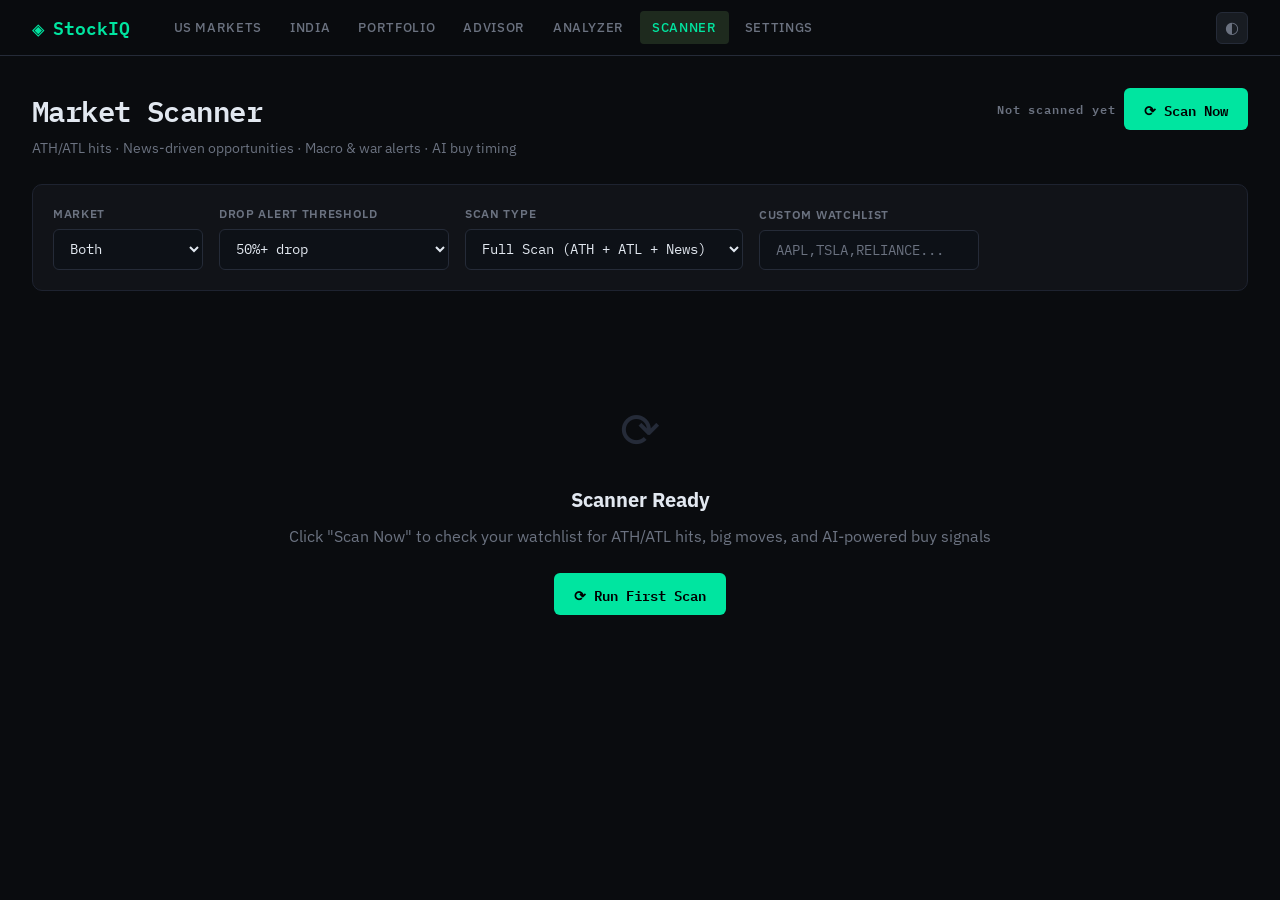
<file: scanner.html>
<!DOCTYPE html>
<html lang="en" data-theme="dark">
<head>
  <meta charset="UTF-8"/>
  <meta name="viewport" content="width=device-width, initial-scale=1.0"/>
  <title>StockIQ — Market Scanner</title>
  <link rel="stylesheet" href="style.css"/>
  <link rel="preconnect" href="https://fonts.googleapis.com">
  <link href="https://fonts.googleapis.com/css2?family=IBM+Plex+Mono:wght@300;400;500;600&family=IBM+Plex+Sans:wght@300;400;500;600&display=swap" rel="stylesheet">
</head>
<body>
  <nav class="navbar">
    <div class="nav-brand"><span class="brand-icon">◈</span><span class="brand-name">StockIQ</span></div>
    <div class="nav-links">
      <a href="index.html" class="nav-link">US Markets</a>
      <a href="india.html" class="nav-link">India</a>
      <a href="portfolio.html" class="nav-link">Portfolio</a>
      <a href="advisor.html" class="nav-link">Advisor</a>
      <a href="analyzer.html" class="nav-link">Analyzer</a>
      <a href="scanner.html" class="nav-link active">Scanner</a>
      <a href="settings.html" class="nav-link">Settings</a>
    </div>
    <div class="nav-right">
      <button class="theme-btn" onclick="cycleTheme()">◐</button>
    </div>
  </nav>

  <main class="main-content">
    <div class="page-header">
      <div>
        <h1 class="page-title">Market Scanner</h1>
        <p class="page-subtitle">ATH/ATL hits · News-driven opportunities · Macro & war alerts · AI buy timing</p>
      </div>
      <div style="display:flex;gap:0.5rem;align-items:center;flex-wrap:wrap">
        <span class="market-status" id="lastScanned" style="font-size:0.75rem;color:var(--muted)">Not scanned yet</span>
        <button class="analyze-btn" onclick="runFullScan()">⟳ Scan Now</button>
      </div>
    </div>

    <!-- Watchlist config -->
    <div class="scanner-config-card">
      <div class="scanner-config-row">
        <div class="config-group">
          <label class="config-label">Market</label>
          <select id="scanMarket" class="exchange-select">
            <option value="us">US Stocks</option>
            <option value="india">Indian Stocks</option>
            <option value="both" selected>Both</option>
          </select>
        </div>
        <div class="config-group">
          <label class="config-label">Drop Alert Threshold</label>
          <select id="dropThreshold" class="exchange-select">
            <option value="30">30%+ drop from 52W high</option>
            <option value="40">40%+ drop</option>
            <option value="50" selected>50%+ drop</option>
            <option value="60">60%+ drop</option>
          </select>
        </div>
        <div class="config-group">
          <label class="config-label">Scan Type</label>
          <select id="scanType" class="exchange-select">
            <option value="all" selected>Full Scan (ATH + ATL + News)</option>
            <option value="ath">Near All-Time High only</option>
            <option value="atl">Near All-Time Low / Big drops</option>
            <option value="news">News + Macro events only</option>
          </select>
        </div>
        <div class="config-group">
          <label class="config-label">Custom watchlist</label>
          <input type="text" id="customWatchlist" class="ticker-input" placeholder="AAPL,TSLA,RELIANCE..." style="width:220px"/>
        </div>
      </div>
    </div>

    <!-- Loading -->
    <div id="scanLoading" class="loading-state hidden">
      <div class="loader-ring"></div>
      <p id="scanLoadingMsg">Scanning markets...</p>
      <div class="scan-progress-wrap">
        <div class="scan-progress-bar" id="scanProgressBar"></div>
      </div>
    </div>

    <!-- Results Grid -->
    <div id="scanResults" class="hidden">

      <!-- Summary row -->
      <div class="scan-summary-row" id="scanSummaryRow"></div>

      <!-- Near ATH section -->
      <div id="athSection" class="scan-section hidden">
        <div class="scan-section-header">
          <span class="scan-section-icon ath-icon">▲</span>
          <span>Near All-Time High</span>
          <span class="scan-count" id="athCount">0</span>
          <span class="scan-section-sub">Within 5% of 52-week high — momentum stocks</span>
        </div>
        <div class="scan-cards" id="athCards"></div>
      </div>

      <!-- Big Drop / Near ATL section -->
      <div id="atlSection" class="scan-section hidden">
        <div class="scan-section-header">
          <span class="scan-section-icon atl-icon">▼</span>
          <span>Significant Drops / Near Lows</span>
          <span class="scan-count" id="atlCount">0</span>
          <span class="scan-section-sub">50%+ drop from 52W high — potential value opportunities</span>
        </div>
        <div class="scan-cards" id="atlCards"></div>
      </div>

      <!-- Biggest movers today -->
      <div id="moversSection" class="scan-section hidden">
        <div class="scan-section-header">
          <span class="scan-section-icon mover-icon">⚡</span>
          <span>Today's Big Movers</span>
          <span class="scan-count" id="moversCount">0</span>
          <span class="scan-section-sub">Stocks moving ±3% or more today</span>
        </div>
        <div class="scan-cards" id="moversCards"></div>
      </div>

      <!-- News & Macro AI Brief -->
      <div id="newsSection" class="ai-card scan-section">
        <div class="card-header">
          <span>📰 News & Macro Intelligence <span class="ai-badge">Groq LLM</span></span>
          <button class="refresh-ai-btn" onclick="runNewsBrief()">↻ Refresh</button>
        </div>
        <div class="news-tabs">
          <button class="tab-btn active" onclick="switchNewsTopic('macro', this)">🌍 Macro & War</button>
          <button class="tab-btn" onclick="switchNewsTopic('sector', this)">📊 Sector Trends</button>
          <button class="tab-btn" onclick="switchNewsTopic('opportunities', this)">💡 Opportunities</button>
          <button class="tab-btn" onclick="switchNewsTopic('risks', this)">⚠ Risks to Watch</button>
        </div>
        <div id="newsContent" class="ai-content">
          <div class="ai-placeholder">Click ↻ Refresh to get latest AI market intelligence briefing.</div>
        </div>
      </div>

      <!-- Buy Timing AI for flagged stocks -->
      <div id="timingSection" class="ai-card scan-section hidden">
        <div class="card-header">
          <span>⏱ Buy Timing Analysis <span class="ai-badge">Groq LLM</span></span>
        </div>
        <div class="timing-subtext">AI assessment for stocks flagged in this scan — should you buy now, wait, or avoid?</div>
        <div id="timingContent" class="ai-content">
          <div class="ai-placeholder">Run a scan to get buy timing analysis on flagged stocks.</div>
        </div>
      </div>
    </div>

    <!-- No results yet -->
    <div id="scanEmpty" class="empty-state">
      <div class="empty-icon">⟳</div>
      <h3>Scanner Ready</h3>
      <p>Click "Scan Now" to check your watchlist for ATH/ATL hits, big moves, and AI-powered buy signals</p>
      <button class="analyze-btn" onclick="runFullScan()">⟳ Run First Scan</button>
    </div>
  </main>

  <!-- Stock detail modal -->
  <div id="stockModal" class="modal-overlay hidden">
    <div class="modal" style="max-width:600px">
      <div class="modal-header">
        <div>
          <h3 id="modalTitle">—</h3>
          <span id="modalSubtitle" style="color:var(--muted);font-size:0.8rem"></span>
        </div>
        <button class="modal-close" onclick="closeStockModal()">✕</button>
      </div>
      <div class="modal-body" style="gap:0.75rem">
        <div class="modal-metrics" id="modalMetrics"></div>
        <div class="ai-card" style="margin:0;padding:1rem">
          <div class="card-header" style="margin-bottom:0.75rem">
            <span>⏱ Should I buy this now? <span class="ai-badge">Groq LLM</span></span>
            <button class="refresh-ai-btn" id="modalRefreshBtn">↻ Re-analyze</button>
          </div>
          <div id="modalAI" class="ai-content" style="min-height:60px">
            <div class="ai-loading"><div class="loader-ring small"></div> Analyzing...</div>
          </div>
        </div>
      </div>
      <div class="modal-footer">
        <a id="modalAnalyzeLink" href="#" class="analyze-btn" style="text-decoration:none">Open Full Analysis →</a>
      </div>
    </div>
  </div>

  <script src="app.js"></script>
  <script>
    // ── WATCHLISTS ──────────────────────────────────────────────
    const US_WATCHLIST = [
      'AAPL','MSFT','NVDA','GOOGL','META','AMZN','TSLA','JPM','V','JNJ',
      'WMT','XOM','BAC','MA','PG','UNH','HD','ORCL','AVGO','AMD',
      'NFLX','DIS','PYPL','INTC','PFE','KO','MRK','T','VZ','GE',
      'BA','CAT','NKE','MCD','SBUX','UBER','LYFT','SNAP','PLTR','RIVN'
    ];
    const IN_WATCHLIST = [
      'RELIANCE.NS','TCS.NS','HDFCBANK.NS','INFY.NS','ICICIBANK.NS',
      'HINDUNILVR.NS','WIPRO.NS','TATAMOTORS.NS','ADANIENT.NS','BAJFINANCE.NS',
      'SBIN.NS','AXISBANK.NS','KOTAKBANK.NS','LTIM.NS','SUNPHARMA.NS',
      'MARUTI.NS','TITAN.NS','NESTLEIND.NS','ULTRACEMCO.NS','POWERGRID.NS',
      'TATASTEEL.NS','JSWSTEEL.NS','ONGC.NS','COALINDIA.NS','NTPC.NS'
    ];

    let scanResults = [];
    let currentNewsTopic = 'macro';
    let newsBriefCache = {};
    let currentModalTicker = '';
    let currentModalData = {};

    const DROP_THRESHOLD_DEFAULT = 50;

    // ── MAIN SCAN ───────────────────────────────────────────────
    async function runFullScan() {
      const key = localStorage.getItem('groq_api_key');
      const market = document.getElementById('scanMarket').value;
      const dropThreshold = parseInt(document.getElementById('dropThreshold').value);
      const scanType = document.getElementById('scanType').value;
      const customRaw = document.getElementById('customWatchlist').value.trim();

      let watchlist = [];
      if (customRaw) {
        watchlist = customRaw.split(',').map(s => s.trim().toUpperCase()).filter(Boolean);
      } else {
        if (market === 'us' || market === 'both') watchlist.push(...US_WATCHLIST);
        if (market === 'india' || market === 'both') watchlist.push(...IN_WATCHLIST);
      }

      setVisible('scanEmpty', false);
      setVisible('scanResults', false);
      setVisible('scanLoading', true);
      document.getElementById('scanProgressBar').style.width = '0%';
      scanResults = [];

      let done = 0;
      const total = watchlist.length;

      for (const ticker of watchlist) {
        document.getElementById('scanLoadingMsg').textContent = `Scanning ${ticker}... (${done + 1}/${total})`;
        document.getElementById('scanProgressBar').style.width = ((done / total) * 100) + '%';
        try {
          const currency = ticker.endsWith('.NS') || ticker.endsWith('.BO') ? 'INR' : 'USD';
          const d = await fetchStockData(ticker, currency);
          if (d && d.price) scanResults.push(d);
        } catch(e) { /* skip failed tickers silently */ }
        done++;
        await sleep(120); // Rate limit protection
      }

      document.getElementById('scanProgressBar').style.width = '100%';
      renderScanResults(scanResults, dropThreshold, scanType);
      setVisible('scanLoading', false);
      setVisible('scanResults', true);

      const now = new Date();
      document.getElementById('lastScanned').textContent = `Last scanned: ${now.toLocaleTimeString()}`;

      // Auto-run news brief if key exists
      if (key) runNewsBrief();
    }

    function sleep(ms) { return new Promise(r => setTimeout(r, ms)); }

    // ── RENDER RESULTS ──────────────────────────────────────────
    function renderScanResults(data, dropThreshold, scanType) {
      const athStocks = [], atlStocks = [], movers = [];

      data.forEach(d => {
        const sym = d.ticker.endsWith('.NS') || d.ticker.endsWith('.BO') ? '₹' : '$';
        const dropFromHigh = d.high52 ? ((d.high52 - d.price) / d.high52 * 100) : null;
        const riseFromLow = d.low52 ? ((d.price - d.low52) / d.low52 * 100) : null;
        const nearATH = dropFromHigh !== null && dropFromHigh <= 5;
        const bigDrop = dropFromHigh !== null && dropFromHigh >= dropThreshold;
        const nearATL = riseFromLow !== null && riseFromLow <= 10;
        const bigMover = d.changePct !== null && Math.abs(d.changePct) >= 3;

        d._sym = sym;
        d._dropFromHigh = dropFromHigh;
        d._riseFromLow = riseFromLow;
        d._nearATH = nearATH;
        d._bigDrop = bigDrop || nearATL;
        d._bigMover = bigMover;

        if ((scanType === 'all' || scanType === 'ath') && nearATH) athStocks.push(d);
        if ((scanType === 'all' || scanType === 'atl') && (bigDrop || nearATL)) atlStocks.push(d);
        if (scanType === 'all' && bigMover) movers.push(d);
      });

      // Sort
      athStocks.sort((a, b) => a._dropFromHigh - b._dropFromHigh);
      atlStocks.sort((a, b) => b._dropFromHigh - a._dropFromHigh);
      movers.sort((a, b) => Math.abs(b.changePct) - Math.abs(a.changePct));

      // Summary
      renderSummary(athStocks.length, atlStocks.length, movers.length, data.length);

      // Sections
      renderScanCards('athCards', athStocks, 'ath');
      setText('athCount', athStocks.length);
      setVisible('athSection', athStocks.length > 0);

      renderScanCards('atlCards', atlStocks, 'atl');
      setText('atlCount', atlStocks.length);
      setVisible('atlSection', atlStocks.length > 0);

      renderScanCards('moversCards', movers.slice(0, 15), 'mover');
      setText('moversCount', movers.length);
      setVisible('moversSection', movers.length > 0);

      // Run timing AI if drops found
      if (atlStocks.length > 0) runTimingAnalysis(atlStocks.slice(0, 8));
    }

    function renderSummary(ath, atl, movers, total) {
      const el = document.getElementById('scanSummaryRow');
      el.innerHTML = `
        <div class="scan-summary-card">
          <div class="scan-sum-val">${total}</div>
          <div class="scan-sum-label">Stocks Scanned</div>
        </div>
        <div class="scan-summary-card ath-bg">
          <div class="scan-sum-val ath-color">${ath}</div>
          <div class="scan-sum-label">Near ATH</div>
        </div>
        <div class="scan-summary-card atl-bg">
          <div class="scan-sum-val atl-color">${atl}</div>
          <div class="scan-sum-label">Big Drops / Near Low</div>
        </div>
        <div class="scan-summary-card mover-bg">
          <div class="scan-sum-val mover-color">${movers}</div>
          <div class="scan-sum-label">Big Movers Today</div>
        </div>
      `;
    }

    function renderScanCards(containerId, stocks, type) {
      const container = document.getElementById(containerId);
      container.innerHTML = '';
      if (!stocks.length) return;

      stocks.forEach(d => {
        const sym = d._sym;
        const isUp = d.changePct >= 0;
        const changeColor = isUp ? 'up' : 'down';
        const sign = isUp ? '+' : '';

        let badge = '';
        let badgeClass = '';
        if (type === 'ath') {
          badge = `${d._dropFromHigh?.toFixed(1)}% from 52W high`;
          badgeClass = 'badge-ath';
        } else if (type === 'atl') {
          if (d._dropFromHigh >= 50) { badge = `▼ ${d._dropFromHigh?.toFixed(0)}% from high`; badgeClass = 'badge-danger'; }
          else if (d._dropFromHigh >= 30) { badge = `▼ ${d._dropFromHigh?.toFixed(0)}% from high`; badgeClass = 'badge-warn'; }
          else { badge = `Near 52W low`; badgeClass = 'badge-warn'; }
        } else {
          badge = `${sign}${d.changePct?.toFixed(2)}% today`;
          badgeClass = isUp ? 'badge-ath' : 'badge-danger';
        }

        const card = document.createElement('div');
        card.className = 'scan-stock-card';
        card.onclick = () => openStockModal(d);
        card.innerHTML = `
          <div class="scan-card-top">
            <div>
              <span class="stock-ticker-badge">${d.ticker}</span>
              <span class="scan-badge ${badgeClass}">${badge}</span>
            </div>
            <span class="scan-card-price">${sym}${d.price?.toFixed(2)}</span>
          </div>
          <div class="scan-card-name">${d.name || d.ticker}</div>
          <div class="scan-card-stats">
            <span class="${changeColor}">${sign}${d.changePct?.toFixed(2)}% today</span>
            <span>52W: ${sym}${d.low52?.toFixed(0)} – ${sym}${d.high52?.toFixed(0)}</span>
            <span>PE: ${d.pe?.toFixed(1) || '—'}</span>
            <span>${d.sector || '—'}</span>
          </div>
          <div class="scan-card-action">
            <button class="refresh-ai-btn" onclick="event.stopPropagation();openStockModal(d_${sanitizeId(d.ticker)})">⏱ Timing Analysis</button>
          </div>
        `;
        // store ref
        window['d_' + sanitizeId(d.ticker)] = d;
        container.appendChild(card);
      });
    }

    function sanitizeId(s) { return s.replace(/[^a-z0-9]/gi, '_'); }

    // ── STOCK MODAL ─────────────────────────────────────────────
    async function openStockModal(d) {
      currentModalTicker = d.ticker;
      currentModalData = d;
      const sym = d._sym || (d.ticker.endsWith('.NS') || d.ticker.endsWith('.BO') ? '₹' : '$');
      const sign = d.changePct >= 0 ? '+' : '';

      document.getElementById('modalTitle').textContent = `${d.ticker} — ${d.name || d.ticker}`;
      document.getElementById('modalSubtitle').textContent = `${d.exchange || ''} · ${d.sector || ''}`;

      document.getElementById('modalMetrics').innerHTML = `
        <div class="modal-metrics-grid">
          <div class="metric-card"><div class="metric-label">Price</div><div class="metric-value">${sym}${d.price?.toFixed(2)}</div></div>
          <div class="metric-card"><div class="metric-label">Today</div><div class="metric-value ${d.changePct>=0?'up':'down'}">${sign}${d.changePct?.toFixed(2)}%</div></div>
          <div class="metric-card"><div class="metric-label">52W High</div><div class="metric-value">${sym}${d.high52?.toFixed(2)}</div></div>
          <div class="metric-card"><div class="metric-label">52W Low</div><div class="metric-value">${sym}${d.low52?.toFixed(2)}</div></div>
          <div class="metric-card"><div class="metric-label">Drop from High</div><div class="metric-value ${d._dropFromHigh > 30 ? 'down' : ''}">${d._dropFromHigh?.toFixed(1)}%</div></div>
          <div class="metric-card"><div class="metric-label">P/E Ratio</div><div class="metric-value">${d.pe?.toFixed(1) || '—'}</div></div>
        </div>
      `;

      const isIN = d.ticker.endsWith('.NS') || d.ticker.endsWith('.BO');
      const fullPage = isIN ? 'india.html' : 'index.html';
      const baseTicker = d.ticker.replace('.NS', '').replace('.BO', '');
      document.getElementById('modalAnalyzeLink').href = `${fullPage}#${baseTicker}`;
      document.getElementById('modalAnalyzeLink').onclick = (e) => {
        e.preventDefault();
        const input = window.open(fullPage, '_self');
        setTimeout(() => {
          const el = document.querySelector('#tickerInput');
          if (el) { el.value = baseTicker; }
        }, 500);
      };

      setVisible('stockModal', true);
      document.getElementById('stockModal').style.display = 'flex';

      document.getElementById('modalRefreshBtn').onclick = () => runModalTimingAI(d);
      await runModalTimingAI(d);
    }

    function closeStockModal() {
      document.getElementById('stockModal').style.display = 'none';
      document.getElementById('stockModal').classList.add('hidden');
    }
    document.addEventListener('DOMContentLoaded', () => {
      document.getElementById('stockModal').addEventListener('click', function(e) {
        if (e.target === this) closeStockModal();
      });
    });

    async function runModalTimingAI(d) {
      const key = localStorage.getItem('groq_api_key');
      const model = localStorage.getItem('groq_model') || 'llama-3.3-70b-versatile';
      const el = document.getElementById('modalAI');
      if (!key) { el.innerHTML = '<div class="ai-no-key">⚠ Add Groq key in <a href="settings.html">Settings</a>.</div>'; return; }
      el.innerHTML = '<div class="ai-loading"><div class="loader-ring small"></div> Analyzing timing...</div>';

      const sym = d._sym || '$';
      const prompt = buildTimingPrompt(d, sym);
      try {
        const res = await callGroq(key, model, prompt);
        el.innerHTML = markdownToHtml(res);
      } catch(e) {
        el.innerHTML = `<div class="ai-error">⚠ ${e.message}</div>`;
      }
    }

    // ── BUY TIMING AI ───────────────────────────────────────────
    async function runTimingAnalysis(stocks) {
      const key = localStorage.getItem('groq_api_key');
      const model = localStorage.getItem('groq_model') || 'llama-3.3-70b-versatile';
      const el = document.getElementById('timingContent');
      setVisible('timingSection', true);
      if (!key) { el.innerHTML = '<div class="ai-no-key">⚠ Add Groq API key in <a href="settings.html">Settings</a>.</div>'; return; }
      el.innerHTML = '<div class="ai-loading"><div class="loader-ring small"></div> AI analyzing buy timing for flagged stocks...</div>';

      const stocksText = stocks.map(d => {
        const sym = d._sym || '$';
        return `${d.ticker} (${d.name}): Price ${sym}${d.price?.toFixed(2)}, Down ${d._dropFromHigh?.toFixed(0)}% from 52W high of ${sym}${d.high52?.toFixed(2)}, Today: ${d.changePct?.toFixed(2)}%, P/E: ${d.pe?.toFixed(1)||'N/A'}, Beta: ${d.beta?.toFixed(2)||'N/A'}, Sector: ${d.sector||'N/A'}`;
      }).join('\n');

      const prompt = `You are a professional stock market strategist. The following stocks have been flagged by a scanner as having significant drops from their 52-week highs or approaching all-time lows.

**FLAGGED STOCKS:**
${stocksText}

For each stock, provide a **Buy Timing Assessment**:

**[TICKER]** — [BUY NOW / WAIT / AVOID / ACCUMULATE SLOWLY]
- **Why it dropped**: Most likely reason (sector rotation, earnings miss, macro headwinds, etc.)
- **Is the drop overdone?**: Based on fundamentals (P/E, sector, beta)
- **Buy timing**: Should you buy now, wait for more downside, or stage entries?
- **Key level to watch**: Price or % drop level that would make it more attractive
- **Risk**: Main downside risk if wrong
- **Verdict**: 1 sentence summary

Focus on actionable timing guidance. Consider current macro environment (interest rates, geopolitics, sector headwinds). Be direct and specific. Use markdown.`;

      try {
        const res = await callGroq(key, model, prompt);
        el.innerHTML = markdownToHtml(res);
      } catch(e) {
        el.innerHTML = `<div class="ai-error">⚠ AI Error: ${e.message}</div>`;
      }
    }

    // ── NEWS BRIEF ──────────────────────────────────────────────
    async function runNewsBrief() {
      await switchNewsTopic(currentNewsTopic, document.querySelector('.news-tabs .tab-btn.active'));
    }

    async function switchNewsTopic(topic, btn) {
      currentNewsTopic = topic;
      document.querySelectorAll('.news-tabs .tab-btn').forEach(b => b.classList.remove('active'));
      if (btn) btn.classList.add('active');

      const key = localStorage.getItem('groq_api_key');
      const model = localStorage.getItem('groq_model') || 'llama-3.3-70b-versatile';
      const el = document.getElementById('newsContent');

      if (!key) { el.innerHTML = '<div class="ai-no-key">⚠ Add Groq API key in <a href="settings.html">Settings</a> to get news intelligence.</div>'; return; }

      if (newsBriefCache[topic]) { el.innerHTML = newsBriefCache[topic]; return; }

      el.innerHTML = '<div class="ai-loading"><div class="loader-ring small"></div> Generating market intelligence...</div>';

      const prompts = {
        macro: `You are a macro strategist and geopolitical analyst. Today's date context: early 2025.

Provide a comprehensive market intelligence brief covering:

## 🌍 Global Macro Environment
Current state of: US economy, Federal Reserve policy, inflation trends, USD strength.

## ⚔️ Geopolitical Risks & War Impact
Active conflicts and their market impact:
- Which sectors are affected (defense, oil, commodities, supply chains)?
- Which stocks historically benefit from geopolitical tensions?
- Which markets are most at risk?

## 📊 Market Regime
Are we in: bull market, bear market, or sideways chop? Key indicators.

## 🎯 Key Events to Watch (Next 30 Days)
Fed meetings, earnings seasons, economic data releases, elections, geopolitical flashpoints.

## 💡 Macro Plays
2-3 specific trade ideas based on the macro environment (e.g., long defense, short consumer discretionary, etc.)

Be specific, current, and actionable. Use markdown with clear sections.`,

        sector: `You are a sector rotation strategist.

Provide a sector intelligence brief:

## 🔥 Hot Sectors Right Now
Top 3 sectors showing strength — why and which stocks to watch.

## ❄️ Cold Sectors / Avoid
Top 3 sectors under pressure — why and when might they recover.

## 🔄 Sector Rotation Signal
Where is money flowing? From what sectors into which?

## 🇮🇳 India-Specific Sectors
NSE/BSE sector trends: IT, Banking, Pharma, Auto, Infra, PSU — brief on each.

## 🇺🇸 US Sector Breakdown
S&P sectors: Tech, Finance, Healthcare, Energy, Consumer — brief on each.

## 🎯 Best Sector Plays Right Now
2-3 specific sector ETFs or sector-leader stocks to consider.

Use markdown. Be specific and actionable.`,

        opportunities: `You are a stock opportunities scout and value investor.

Identify current market opportunities:

## 💎 Value Opportunities
Stocks or sectors that appear oversold or undervalued relative to fundamentals. Name specific examples.

## 📈 Growth at Reasonable Price (GARP)
Stocks with strong growth but not overvalued. Specific examples.

## 🏆 Quality at Discount
High-quality companies (strong moat, good balance sheet) trading below historical valuations.

## 🇮🇳 India Opportunities
2-3 specific NSE/BSE stocks that look interesting right now and why.

## 🇺🇸 US Opportunities
2-3 specific US stocks that look interesting right now and why.

## ⚡ Short-term Catalysts
Events coming up that could move specific stocks significantly.

Be specific with ticker names. Explain the opportunity thesis concisely. Use markdown.`,

        risks: `You are a risk analyst and market strategist.

Identify key risks investors should monitor:

## 🔴 Top 5 Market Risks Right Now
Each with: risk description, probability (high/medium/low), market impact, and what to do.

## 📉 Crash Scenarios
What could cause a 20-30% correction? How likely? Warning signs to watch.

## 🏦 Banking & Financial Risk
Credit conditions, bank stress, liquidity — current status.

## 🛢️ Commodity Risks
Oil, gold, copper — key levels and what breaking them means for equities.

## 🇮🇳 India-Specific Risks
Rupee, RBI policy, FII flows, political risk — current assessment.

## 🛡️ How to Hedge
Practical hedging suggestions for a retail investor with a mixed US+India portfolio.

Be direct about risks. Don't sugarcoat. Use markdown.`
      };

      try {
        const res = await callGroq(key, model, prompts[topic] || prompts.macro);
        const html = markdownToHtml(res);
        newsBriefCache[topic] = html;
        el.innerHTML = html;
      } catch(e) {
        el.innerHTML = `<div class="ai-error">⚠ AI Error: ${e.message}</div>`;
      }
    }

    // ── TIMING PROMPT BUILDER ───────────────────────────────────
    function buildTimingPrompt(d, sym) {
      return `You are a professional stock trader and timing analyst.

**Stock:** ${d.ticker} (${d.name})
**Current Price:** ${sym}${d.price?.toFixed(2)}
**52-Week High:** ${sym}${d.high52?.toFixed(2)}
**52-Week Low:** ${sym}${d.low52?.toFixed(2)}
**Drop from 52W High:** ${d._dropFromHigh?.toFixed(1)}%
**Rise from 52W Low:** ${d._riseFromLow?.toFixed(1)}%
**Today's Change:** ${d.changePct?.toFixed(2)}%
**P/E Ratio:** ${d.pe?.toFixed(1) || 'N/A'}
**Beta:** ${d.beta?.toFixed(2) || 'N/A'}
**Sector:** ${d.sector || 'N/A'}
**Market Cap:** ${formatBig(d.marketCap, sym)}
**Profit Margin:** ${d.profitMargin ? (d.profitMargin*100).toFixed(1)+'%' : 'N/A'}

Provide a **Buy Timing Analysis**:

## Verdict
**[BUY NOW / WAIT FOR MORE DIPS / ACCUMULATE SLOWLY / AVOID]** — 1 sentence reason.

## Why It's at This Level
What likely caused this drop or high? Fundamental or technical?

## Is It a Buying Opportunity?
Assess whether the drop is overdone or justified. Use P/E, sector context, beta.

## Timing Strategy
- **If buying now**: What % of position? Why?
- **If waiting**: What price level or catalyst to wait for?
- **DCA suggestion**: Should you spread entries?

## Key Levels
- Support: ${sym}___  (price where buying likely picks up)
- Strong support: ${sym}___
- Stop-loss suggestion: ${sym}___

## Risk / Reward
Potential upside vs downside from current price. Is it worth the risk?

Be specific with price levels and reasoning. Under 300 words.`;
    }

    // ── AUTO SCAN on page load if previously scanned ────────────
    const lastScan = localStorage.getItem('scanner_last_scan');
    if (lastScan) {
      const age = Date.now() - parseInt(lastScan);
      if (age < 4 * 60 * 60 * 1000) { // < 4 hours old
        document.getElementById('lastScanned').textContent = `Last scanned: ${new Date(parseInt(lastScan)).toLocaleTimeString()}`;
      }
    }

    initTheme();
  </script>
</body>
</html>
</file>
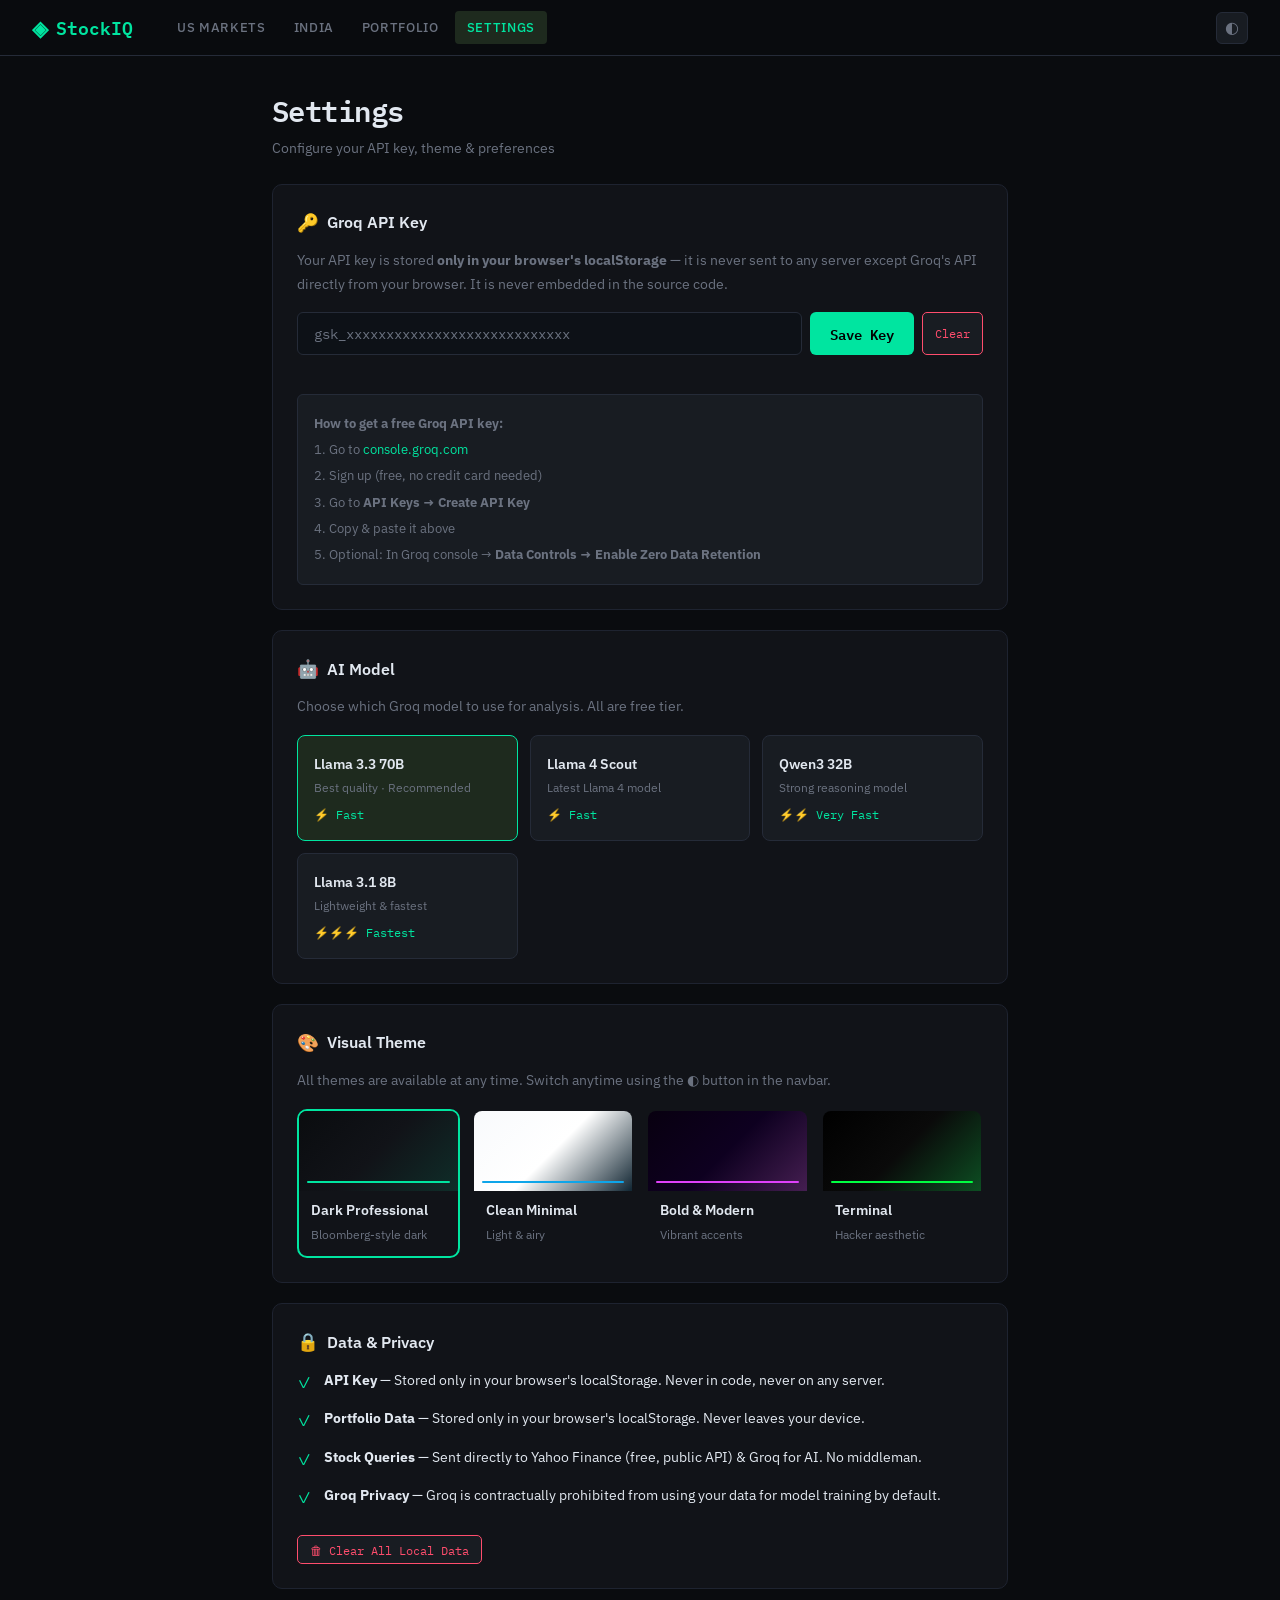
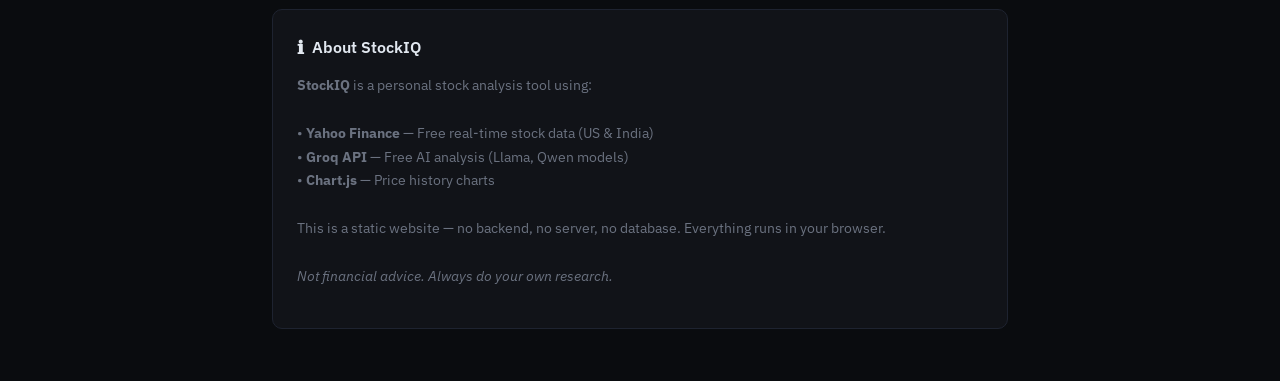
<file: settings.html>
<!DOCTYPE html>
<html lang="en" data-theme="dark">
<head>
  <meta charset="UTF-8"/>
  <meta name="viewport" content="width=device-width, initial-scale=1.0"/>
  <title>StockIQ — Settings</title>
  <link rel="stylesheet" href="style.css"/>
  <link rel="preconnect" href="https://fonts.googleapis.com">
  <link href="https://fonts.googleapis.com/css2?family=IBM+Plex+Mono:wght@300;400;500;600&family=IBM+Plex+Sans:wght@300;400;500;600&display=swap" rel="stylesheet">
</head>
<body>
  <nav class="navbar">
    <div class="nav-brand">
      <span class="brand-icon">◈</span>
      <span class="brand-name">StockIQ</span>
    </div>
    <div class="nav-links">
      <a href="index.html" class="nav-link">US Markets</a>
      <a href="india.html" class="nav-link">India</a>
      <a href="portfolio.html" class="nav-link">Portfolio</a>
      <a href="settings.html" class="nav-link active">Settings</a>
    </div>
    <div class="nav-right">
      <button class="theme-btn" onclick="cycleTheme()">◐</button>
    </div>
  </nav>

  <main class="main-content settings-main">
    <div class="page-header">
      <div>
        <h1 class="page-title">Settings</h1>
        <p class="page-subtitle">Configure your API key, theme & preferences</p>
      </div>
    </div>

    <!-- API Key Section -->
    <div class="settings-section">
      <div class="settings-section-title">
        <span class="settings-icon">🔑</span> Groq API Key
      </div>
      <div class="settings-desc">
        Your API key is stored <strong>only in your browser's localStorage</strong> — it is never sent to any server except Groq's API directly from your browser. It is never embedded in the source code.
      </div>
      <div class="api-key-row">
        <input type="password" id="apiKeyInput" class="ticker-input api-key-field" placeholder="gsk_xxxxxxxxxxxxxxxxxxxxxxxxxxxx"/>
        <button class="analyze-btn" onclick="saveAPIKey()">Save Key</button>
        <button class="refresh-ai-btn danger-btn" onclick="clearAPIKey()">Clear</button>
      </div>
      <div id="apiKeyStatus" class="key-status"></div>
      <div class="settings-help">
        <strong>How to get a free Groq API key:</strong><br>
        1. Go to <a href="https://console.groq.com" target="_blank">console.groq.com</a><br>
        2. Sign up (free, no credit card needed)<br>
        3. Go to <strong>API Keys → Create API Key</strong><br>
        4. Copy & paste it above<br>
        5. Optional: In Groq console → <strong>Data Controls → Enable Zero Data Retention</strong>
      </div>
    </div>

    <!-- Model Selection -->
    <div class="settings-section">
      <div class="settings-section-title">
        <span class="settings-icon">🤖</span> AI Model
      </div>
      <div class="settings-desc">Choose which Groq model to use for analysis. All are free tier.</div>
      <div class="model-grid">
        <div class="model-card" id="model-llama-3.3-70b-versatile" onclick="selectModel('llama-3.3-70b-versatile')">
          <div class="model-name">Llama 3.3 70B</div>
          <div class="model-desc">Best quality · Recommended</div>
          <div class="model-speed">⚡ Fast</div>
        </div>
        <div class="model-card" id="model-llama-4-scout-17b-16e-instruct" onclick="selectModel('llama-4-scout-17b-16e-instruct')">
          <div class="model-name">Llama 4 Scout</div>
          <div class="model-desc">Latest Llama 4 model</div>
          <div class="model-speed">⚡ Fast</div>
        </div>
        <div class="model-card" id="model-qwen-qwen3-32b" onclick="selectModel('qwen/qwen3-32b')">
          <div class="model-name">Qwen3 32B</div>
          <div class="model-desc">Strong reasoning model</div>
          <div class="model-speed">⚡⚡ Very Fast</div>
        </div>
        <div class="model-card" id="model-llama-3.1-8b-instant" onclick="selectModel('llama-3.1-8b-instant')">
          <div class="model-name">Llama 3.1 8B</div>
          <div class="model-desc">Lightweight & fastest</div>
          <div class="model-speed">⚡⚡⚡ Fastest</div>
        </div>
      </div>
    </div>

    <!-- Theme Section -->
    <div class="settings-section">
      <div class="settings-section-title">
        <span class="settings-icon">🎨</span> Visual Theme
      </div>
      <div class="settings-desc">All themes are available at any time. Switch anytime using the ◐ button in the navbar.</div>
      <div class="theme-grid">
        <div class="theme-swatch dark-swatch" id="swatch-dark" onclick="applyTheme('dark')">
          <div class="swatch-preview"></div>
          <div class="swatch-name">Dark Professional</div>
          <div class="swatch-desc">Bloomberg-style dark</div>
        </div>
        <div class="theme-swatch light-swatch" id="swatch-light" onclick="applyTheme('light')">
          <div class="swatch-preview"></div>
          <div class="swatch-name">Clean Minimal</div>
          <div class="swatch-desc">Light & airy</div>
        </div>
        <div class="theme-swatch bold-swatch" id="swatch-bold" onclick="applyTheme('bold')">
          <div class="swatch-preview"></div>
          <div class="swatch-name">Bold & Modern</div>
          <div class="swatch-desc">Vibrant accents</div>
        </div>
        <div class="theme-swatch terminal-swatch" id="swatch-terminal" onclick="applyTheme('terminal')">
          <div class="swatch-preview"></div>
          <div class="swatch-name">Terminal</div>
          <div class="swatch-desc">Hacker aesthetic</div>
        </div>
      </div>
    </div>

    <!-- Data & Privacy -->
    <div class="settings-section">
      <div class="settings-section-title">
        <span class="settings-icon">🔒</span> Data & Privacy
      </div>
      <div class="privacy-info">
        <div class="privacy-item">
          <span class="privacy-icon green">✓</span>
          <span><strong>API Key</strong> — Stored only in your browser's localStorage. Never in code, never on any server.</span>
        </div>
        <div class="privacy-item">
          <span class="privacy-icon green">✓</span>
          <span><strong>Portfolio Data</strong> — Stored only in your browser's localStorage. Never leaves your device.</span>
        </div>
        <div class="privacy-item">
          <span class="privacy-icon green">✓</span>
          <span><strong>Stock Queries</strong> — Sent directly to Yahoo Finance (free, public API) & Groq for AI. No middleman.</span>
        </div>
        <div class="privacy-item">
          <span class="privacy-icon green">✓</span>
          <span><strong>Groq Privacy</strong> — Groq is contractually prohibited from using your data for model training by default.</span>
        </div>
      </div>
      <button class="refresh-ai-btn danger-btn mt-1" onclick="clearAllData()">🗑 Clear All Local Data</button>
    </div>

    <!-- About -->
    <div class="settings-section">
      <div class="settings-section-title">
        <span class="settings-icon">ℹ</span> About StockIQ
      </div>
      <div class="settings-desc">
        <strong>StockIQ</strong> is a personal stock analysis tool using:<br><br>
        • <strong>Yahoo Finance</strong> — Free real-time stock data (US & India)<br>
        • <strong>Groq API</strong> — Free AI analysis (Llama, Qwen models)<br>
        • <strong>Chart.js</strong> — Price history charts<br><br>
        This is a static website — no backend, no server, no database. Everything runs in your browser.<br><br>
        <em>Not financial advice. Always do your own research.</em>
      </div>
    </div>
  </main>

  <script src="app.js"></script>
  <script>
    function saveAPIKey() {
      const key = document.getElementById('apiKeyInput').value.trim();
      if (!key) { showKeyStatus('Please enter an API key.', 'error'); return; }
      if (!key.startsWith('gsk_')) { showKeyStatus('⚠ Key should start with gsk_ — double-check it.', 'warn'); }
      localStorage.setItem('groq_api_key', key);
      document.getElementById('apiKeyInput').value = '';
      showKeyStatus('✓ API key saved successfully!', 'success');
    }

    function clearAPIKey() {
      localStorage.removeItem('groq_api_key');
      document.getElementById('apiKeyInput').value = '';
      showKeyStatus('API key cleared.', 'warn');
    }

    function showKeyStatus(msg, type) {
      const el = document.getElementById('apiKeyStatus');
      el.textContent = msg;
      el.className = 'key-status ' + type;
      setTimeout(() => { el.textContent = ''; el.className = 'key-status'; }, 4000);
    }

    function selectModel(model) {
      localStorage.setItem('groq_model', model);
      document.querySelectorAll('.model-card').forEach(c => c.classList.remove('selected'));
      // Sanitize model name for use as element ID (replace / with -)
      const safeId = 'model-' + model.replace(/\//g, '-');
      const card = document.getElementById(safeId);
      if (card) card.classList.add('selected');
    }

    function applyTheme(theme) {
      setTheme(theme);
      document.querySelectorAll('.theme-swatch').forEach(s => s.classList.remove('selected'));
      document.getElementById('swatch-' + theme)?.classList.add('selected');
    }

    function clearAllData() {
      if (!confirm('This will clear your API key, portfolio holdings, and theme preferences. Continue?')) return;
      localStorage.clear();
      location.reload();
    }

    // Load current state
    function loadSettings() {
      const key = localStorage.getItem('groq_api_key');
      if (key) showKeyStatus('✓ API key is set (' + key.substring(0,8) + '...)', 'success');

      const model = localStorage.getItem('groq_model') || 'llama-3.3-70b-versatile';
      selectModel(model);

      const theme = localStorage.getItem('stockiq_theme') || 'dark';
      document.querySelectorAll('.theme-swatch').forEach(s => s.classList.remove('selected'));
      document.getElementById('swatch-' + theme)?.classList.add('selected');
    }

    initTheme();
    loadSettings();
  </script>
</body>
</html>
</file>
<file: style.css>
/* ============================================================
   StockIQ — style.css
   4 Themes: dark | light | bold | terminal
   ============================================================ */

/* ─── THEME VARIABLES ──────────────────────────────────────── */

[data-theme="dark"] {
  --bg:        #0a0c0f;
  --bg2:       #111318;
  --bg3:       #181c22;
  --bg4:       #1e2330;
  --border:    #252b38;
  --text:      #e2e8f0;
  --muted:     #6b7280;
  --subtle:    #374151;
  --accent:    #00e5a0;
  --accent2:   #4fc3f7;
  --green:     #00e5a0;
  --red:       #ff4d6d;
  --yellow:    #f59e0b;
  --nav-bg:    rgba(10,12,15,0.95);
  --card-bg:   #111318;
  --card-border: #1e2330;
  --input-bg:  #0d1117;
  --chart-grid: #ffffff08;
  --shadow:    0 4px 24px rgba(0,0,0,0.5);
  --badge-bg:  #1e2a1e;
  --badge-text: #00e5a0;
}

[data-theme="light"] {
  --bg:        #f8fafc;
  --bg2:       #ffffff;
  --bg3:       #f1f5f9;
  --bg4:       #e2e8f0;
  --border:    #e2e8f0;
  --text:      #0f172a;
  --muted:     #64748b;
  --subtle:    #cbd5e1;
  --accent:    #0ea5e9;
  --accent2:   #6366f1;
  --green:     #10b981;
  --red:       #ef4444;
  --yellow:    #f59e0b;
  --nav-bg:    rgba(255,255,255,0.95);
  --card-bg:   #ffffff;
  --card-border: #e2e8f0;
  --input-bg:  #f8fafc;
  --chart-grid: #00000008;
  --shadow:    0 2px 12px rgba(0,0,0,0.08);
  --badge-bg:  #dbeafe;
  --badge-text: #1d4ed8;
}

[data-theme="bold"] {
  --bg:        #080010;
  --bg2:       #0e0020;
  --bg3:       #160030;
  --bg4:       #1e0040;
  --border:    #3d1a6e;
  --text:      #f0e6ff;
  --muted:     #9d7fcf;
  --subtle:    #3d1a6e;
  --accent:    #e040fb;
  --accent2:   #f59e0b;
  --green:     #69ff47;
  --red:       #ff2d6e;
  --yellow:    #ffe600;
  --nav-bg:    rgba(8,0,16,0.95);
  --card-bg:   #0e0020;
  --card-border: #3d1a6e;
  --input-bg:  #0a0018;
  --chart-grid: #ffffff0a;
  --shadow:    0 4px 32px rgba(200,0,255,0.15);
  --badge-bg:  #3d1a6e;
  --badge-text: #e040fb;
}

[data-theme="terminal"] {
  --bg:        #000000;
  --bg2:       #0a0a0a;
  --bg3:       #111111;
  --bg4:       #1a1a1a;
  --border:    #1f3f1f;
  --text:      #00ff41;
  --muted:     #006614;
  --subtle:    #0d2b0d;
  --accent:    #00ff41;
  --accent2:   #39ff14;
  --green:     #00ff41;
  --red:       #ff0040;
  --yellow:    #ffff00;
  --nav-bg:    rgba(0,0,0,0.97);
  --card-bg:   #050505;
  --card-border: #1f3f1f;
  --input-bg:  #000000;
  --chart-grid: #00ff4110;
  --shadow:    0 0 20px rgba(0,255,65,0.1);
  --badge-bg:  #0d2b0d;
  --badge-text: #00ff41;
}

/* ─── RESET & BASE ──────────────────────────────────────────── */

*, *::before, *::after { box-sizing: border-box; margin: 0; padding: 0; }

html { scroll-behavior: smooth; }

body {
  font-family: 'IBM Plex Sans', -apple-system, sans-serif;
  background: var(--bg);
  color: var(--text);
  min-height: 100vh;
  transition: background 0.3s, color 0.3s;
  line-height: 1.6;
}

[data-theme="terminal"] body,
[data-theme="terminal"] input,
[data-theme="terminal"] button,
[data-theme="terminal"] select {
  font-family: 'IBM Plex Mono', monospace;
}

a { color: var(--accent); text-decoration: none; }
a:hover { text-decoration: underline; }

.hidden { display: none !important; }

/* ─── NAVBAR ─────────────────────────────────────────────────── */

.navbar {
  position: sticky;
  top: 0;
  z-index: 100;
  background: var(--nav-bg);
  backdrop-filter: blur(12px);
  border-bottom: 1px solid var(--border);
  display: flex;
  align-items: center;
  gap: 2rem;
  padding: 0 2rem;
  height: 56px;
}

.nav-brand {
  display: flex;
  align-items: center;
  gap: 0.5rem;
  font-family: 'IBM Plex Mono', monospace;
  font-weight: 600;
  font-size: 1.1rem;
  color: var(--accent);
  white-space: nowrap;
}

.brand-icon { font-size: 1.3rem; }

.nav-links {
  display: flex;
  gap: 0.25rem;
  flex: 1;
}

.nav-link {
  font-size: 0.82rem;
  font-weight: 500;
  letter-spacing: 0.05em;
  text-transform: uppercase;
  color: var(--muted);
  padding: 0.4rem 0.75rem;
  border-radius: 4px;
  transition: color 0.2s, background 0.2s;
  text-decoration: none;
}

.nav-link:hover { color: var(--text); background: var(--bg3); text-decoration: none; }
.nav-link.active { color: var(--accent); background: var(--badge-bg); }

.nav-right {
  display: flex;
  align-items: center;
  gap: 1rem;
  margin-left: auto;
}

.market-status {
  font-family: 'IBM Plex Mono', monospace;
  font-size: 0.72rem;
  font-weight: 600;
  letter-spacing: 0.08em;
}

.theme-btn {
  background: var(--bg3);
  border: 1px solid var(--border);
  color: var(--muted);
  width: 32px; height: 32px;
  border-radius: 6px;
  cursor: pointer;
  font-size: 1rem;
  transition: all 0.2s;
  display: flex; align-items: center; justify-content: center;
}
.theme-btn:hover { color: var(--accent); border-color: var(--accent); }

/* ─── MAIN CONTENT ──────────────────────────────────────────── */

.main-content {
  max-width: 1300px;
  margin: 0 auto;
  padding: 2rem;
}

/* ─── PAGE HEADER ────────────────────────────────────────────── */

.page-header {
  display: flex;
  align-items: flex-start;
  justify-content: space-between;
  gap: 1.5rem;
  margin-bottom: 1.5rem;
  flex-wrap: wrap;
}

.page-title {
  font-family: 'IBM Plex Mono', monospace;
  font-size: 1.8rem;
  font-weight: 600;
  color: var(--text);
  letter-spacing: -0.02em;
}

.page-subtitle {
  color: var(--muted);
  font-size: 0.875rem;
  margin-top: 0.2rem;
}

/* ─── INPUT GROUP ────────────────────────────────────────────── */

.ticker-input-group {
  display: flex;
  gap: 0.5rem;
  align-items: center;
  flex-wrap: wrap;
}

.ticker-input {
  background: var(--input-bg);
  border: 1px solid var(--border);
  color: var(--text);
  padding: 0.6rem 1rem;
  border-radius: 6px;
  font-family: 'IBM Plex Mono', monospace;
  font-size: 0.9rem;
  width: 260px;
  transition: border-color 0.2s;
  outline: none;
}
.ticker-input:focus { border-color: var(--accent); }
.ticker-input::placeholder { color: var(--muted); }

.exchange-select-wrap { display: flex; }

.exchange-select {
  background: var(--input-bg);
  border: 1px solid var(--border);
  color: var(--text);
  padding: 0.6rem 0.75rem;
  border-radius: 6px;
  font-family: 'IBM Plex Mono', monospace;
  font-size: 0.85rem;
  cursor: pointer;
  outline: none;
}

.analyze-btn {
  background: var(--accent);
  color: #000;
  border: none;
  padding: 0.6rem 1.25rem;
  border-radius: 6px;
  font-family: 'IBM Plex Mono', monospace;
  font-size: 0.875rem;
  font-weight: 600;
  cursor: pointer;
  transition: opacity 0.2s, transform 0.15s;
  white-space: nowrap;
}
.analyze-btn:hover { opacity: 0.88; transform: translateY(-1px); }
.analyze-btn:active { transform: translateY(0); }

/* ─── QUICK PICKS ────────────────────────────────────────────── */

.quick-picks {
  display: flex;
  align-items: center;
  gap: 0.5rem;
  flex-wrap: wrap;
  margin-bottom: 1.5rem;
}

.quick-label {
  color: var(--muted);
  font-size: 0.8rem;
  font-weight: 500;
  text-transform: uppercase;
  letter-spacing: 0.06em;
}

.quick-chip {
  background: var(--bg3);
  border: 1px solid var(--border);
  color: var(--text);
  padding: 0.3rem 0.7rem;
  border-radius: 4px;
  font-family: 'IBM Plex Mono', monospace;
  font-size: 0.78rem;
  font-weight: 500;
  cursor: pointer;
  transition: all 0.15s;
}
.quick-chip:hover {
  background: var(--badge-bg);
  border-color: var(--accent);
  color: var(--accent);
}

/* ─── LOADING & ERROR STATES ─────────────────────────────────── */

.loading-state {
  text-align: center;
  padding: 4rem 2rem;
  color: var(--muted);
}

.loader-ring {
  width: 40px; height: 40px;
  border: 3px solid var(--border);
  border-top-color: var(--accent);
  border-radius: 50%;
  animation: spin 0.8s linear infinite;
  margin: 0 auto 1rem;
}
.loader-ring.small { width: 20px; height: 20px; border-width: 2px; margin: 0; }

@keyframes spin { to { transform: rotate(360deg); } }

.error-state {
  background: #1a0810;
  border: 1px solid #ff4d6d40;
  border-radius: 8px;
  padding: 2rem;
  text-align: center;
  color: var(--red);
}
.error-icon { font-size: 2rem; display: block; margin-bottom: 0.5rem; }

/* ─── STOCK HEADER ───────────────────────────────────────────── */

.stock-header-card {
  background: var(--card-bg);
  border: 1px solid var(--card-border);
  border-radius: 10px;
  padding: 1.5rem 2rem;
  margin-bottom: 1rem;
  box-shadow: var(--shadow);
}

.stock-title-row {
  display: flex;
  justify-content: space-between;
  align-items: flex-start;
  gap: 1rem;
}

.stock-name {
  font-family: 'IBM Plex Sans', sans-serif;
  font-size: 1.5rem;
  font-weight: 600;
  margin-bottom: 0.5rem;
}

.stock-meta-row {
  display: flex;
  gap: 0.5rem;
  align-items: center;
  flex-wrap: wrap;
}

.stock-ticker-badge {
  background: var(--badge-bg);
  color: var(--badge-text);
  font-family: 'IBM Plex Mono', monospace;
  font-size: 0.78rem;
  font-weight: 600;
  padding: 0.2rem 0.6rem;
  border-radius: 4px;
  letter-spacing: 0.05em;
}
.stock-ticker-badge.small { font-size: 0.72rem; padding: 0.15rem 0.5rem; }

.stock-exchange, .stock-sector {
  color: var(--muted);
  font-size: 0.8rem;
  font-family: 'IBM Plex Mono', monospace;
}

.price-block { text-align: right; }

.current-price {
  font-family: 'IBM Plex Mono', monospace;
  font-size: 2.2rem;
  font-weight: 600;
  line-height: 1;
  margin-bottom: 0.3rem;
}

.price-change {
  font-family: 'IBM Plex Mono', monospace;
  font-size: 1rem;
  font-weight: 500;
}
.price-change.up { color: var(--green); }
.price-change.down { color: var(--red); }

/* ─── METRICS GRID ───────────────────────────────────────────── */

.metrics-grid {
  display: grid;
  grid-template-columns: repeat(auto-fill, minmax(160px, 1fr));
  gap: 0.75rem;
  margin-bottom: 1rem;
}

.metric-card {
  background: var(--card-bg);
  border: 1px solid var(--card-border);
  border-radius: 8px;
  padding: 1rem 1.25rem;
  transition: border-color 0.2s;
}
.metric-card:hover { border-color: var(--accent); }

.metric-label {
  font-size: 0.72rem;
  text-transform: uppercase;
  letter-spacing: 0.08em;
  color: var(--muted);
  margin-bottom: 0.35rem;
  font-weight: 500;
}

.metric-value {
  font-family: 'IBM Plex Mono', monospace;
  font-size: 1.05rem;
  font-weight: 600;
  color: var(--text);
}

/* ─── CHART + DIVIDEND ROW ───────────────────────────────────── */

.chart-div-row {
  display: grid;
  grid-template-columns: 1fr 300px;
  gap: 1rem;
  margin-bottom: 1rem;
}

@media (max-width: 900px) { .chart-div-row { grid-template-columns: 1fr; } }

.chart-card {
  background: var(--card-bg);
  border: 1px solid var(--card-border);
  border-radius: 10px;
  padding: 1.25rem;
}
.chart-card.half { flex: 1; }

.card-header {
  display: flex;
  justify-content: space-between;
  align-items: center;
  font-size: 0.82rem;
  font-weight: 600;
  text-transform: uppercase;
  letter-spacing: 0.07em;
  color: var(--muted);
  margin-bottom: 1rem;
}

.range-btns { display: flex; gap: 0.25rem; }

.range-btn {
  background: transparent;
  border: 1px solid var(--border);
  color: var(--muted);
  padding: 0.2rem 0.6rem;
  border-radius: 4px;
  font-family: 'IBM Plex Mono', monospace;
  font-size: 0.72rem;
  cursor: pointer;
  transition: all 0.15s;
}
.range-btn:hover, .range-btn.active {
  background: var(--badge-bg);
  border-color: var(--accent);
  color: var(--accent);
}

.dividend-card {
  background: var(--card-bg);
  border: 1px solid var(--card-border);
  border-radius: 10px;
  padding: 1.25rem;
}

.div-item {
  display: flex;
  justify-content: space-between;
  align-items: center;
  padding: 0.6rem 0;
  border-bottom: 1px solid var(--border);
  font-size: 0.85rem;
  gap: 1rem;
}
.div-item:last-child { border-bottom: none; }
.div-item span:first-child { color: var(--muted); }
.div-item span:last-child {
  font-family: 'IBM Plex Mono', monospace;
  font-weight: 500;
  text-align: right;
}

/* ─── AI CARD ────────────────────────────────────────────────── */

.ai-card {
  background: var(--card-bg);
  border: 1px solid var(--card-border);
  border-radius: 10px;
  padding: 1.5rem;
  margin-bottom: 1rem;
}

.ai-badge {
  background: var(--badge-bg);
  color: var(--badge-text);
  font-size: 0.65rem;
  padding: 0.15rem 0.5rem;
  border-radius: 3px;
  font-weight: 600;
  letter-spacing: 0.05em;
  margin-left: 0.5rem;
  vertical-align: middle;
}

.refresh-ai-btn {
  background: var(--bg3);
  border: 1px solid var(--border);
  color: var(--muted);
  padding: 0.35rem 0.75rem;
  border-radius: 5px;
  font-size: 0.78rem;
  cursor: pointer;
  font-family: 'IBM Plex Mono', monospace;
  transition: all 0.15s;
}
.refresh-ai-btn:hover { border-color: var(--accent); color: var(--accent); }

.ai-content {
  margin-top: 1rem;
  font-size: 0.9rem;
  line-height: 1.8;
  color: var(--text);
}

.ai-content h2, .ai-content h3, .ai-content h4 {
  font-family: 'IBM Plex Mono', monospace;
  font-size: 0.85rem;
  font-weight: 600;
  text-transform: uppercase;
  letter-spacing: 0.06em;
  color: var(--accent);
  margin: 1.2rem 0 0.4rem;
}

.ai-content strong { color: var(--accent2); }

.ai-content p { margin-bottom: 0.75rem; }

.ai-list-item {
  padding: 0.3rem 0 0.3rem 1rem;
  border-left: 2px solid var(--border);
  margin: 0.3rem 0;
}
.ai-list-item.num { border-left-color: var(--accent); }

.ai-placeholder, .ai-no-key, .ai-error {
  color: var(--muted);
  font-style: italic;
  text-align: center;
  padding: 1.5rem;
}
.ai-error { color: var(--red); }
.ai-no-key { color: var(--yellow); }

.ai-loading {
  display: flex;
  align-items: center;
  gap: 0.75rem;
  color: var(--muted);
  font-size: 0.875rem;
}

/* ─── API WARNING BANNER ─────────────────────────────────────── */

.api-warning {
  position: fixed;
  bottom: 1.5rem;
  left: 50%;
  transform: translateX(-50%);
  background: #1a120a;
  border: 1px solid #f59e0b60;
  color: var(--yellow);
  padding: 0.75rem 1.5rem;
  border-radius: 8px;
  font-size: 0.85rem;
  z-index: 200;
  box-shadow: 0 4px 20px rgba(0,0,0,0.4);
}
.api-warning a { color: var(--accent); font-weight: 600; }

/* ─── THEME TOAST ────────────────────────────────────────────── */

.theme-toast {
  position: fixed;
  top: 70px;
  right: 1.5rem;
  background: var(--bg2);
  border: 1px solid var(--border);
  color: var(--accent);
  font-family: 'IBM Plex Mono', monospace;
  font-size: 0.78rem;
  padding: 0.5rem 1rem;
  border-radius: 6px;
  z-index: 300;
  opacity: 0;
  transform: translateY(-8px);
  transition: opacity 0.25s, transform 0.25s;
  pointer-events: none;
}
.theme-toast.show { opacity: 1; transform: translateY(0); }

/* ─── PORTFOLIO ──────────────────────────────────────────────── */

.portfolio-summary {
  display: grid;
  grid-template-columns: repeat(auto-fill, minmax(200px, 1fr));
  gap: 1rem;
  margin-bottom: 1.5rem;
}

.summary-card {
  background: var(--card-bg);
  border: 1px solid var(--card-border);
  border-radius: 10px;
  padding: 1.25rem 1.5rem;
}

.summary-label {
  font-size: 0.75rem;
  text-transform: uppercase;
  letter-spacing: 0.07em;
  color: var(--muted);
  margin-bottom: 0.4rem;
}

.summary-value {
  font-family: 'IBM Plex Mono', monospace;
  font-size: 1.4rem;
  font-weight: 600;
}
.summary-value.up { color: var(--green); }
.summary-value.down { color: var(--red); }

.empty-state {
  text-align: center;
  padding: 5rem 2rem;
  color: var(--muted);
}
.empty-icon { font-size: 3rem; color: var(--border); margin-bottom: 1rem; }
.empty-state h3 { font-size: 1.25rem; color: var(--text); margin-bottom: 0.5rem; }
.empty-state p { margin-bottom: 1.5rem; }

.section-header {
  display: flex;
  justify-content: space-between;
  align-items: center;
  margin-bottom: 1rem;
  flex-wrap: wrap;
  gap: 0.75rem;
}
.section-title { font-size: 1rem; font-weight: 600; }
.section-actions { display: flex; gap: 0.5rem; }
.ai-analyze-btn { border-color: var(--accent) !important; color: var(--accent) !important; }

.holdings-table-wrap {
  overflow-x: auto;
  background: var(--card-bg);
  border: 1px solid var(--card-border);
  border-radius: 10px;
  margin-bottom: 1rem;
}

.holdings-table {
  width: 100%;
  border-collapse: collapse;
  font-size: 0.875rem;
}

.holdings-table th {
  text-align: left;
  padding: 0.75rem 1rem;
  color: var(--muted);
  font-size: 0.72rem;
  text-transform: uppercase;
  letter-spacing: 0.07em;
  border-bottom: 1px solid var(--border);
  font-weight: 600;
  white-space: nowrap;
}

.holdings-table td {
  padding: 0.85rem 1rem;
  border-bottom: 1px solid var(--border);
  font-family: 'IBM Plex Mono', monospace;
  font-size: 0.85rem;
}
.holdings-table tr:last-child td { border-bottom: none; }
.holdings-table tr:hover td { background: var(--bg3); }

.holdings-table td.up { color: var(--green); }
.holdings-table td.down { color: var(--red); }

.remove-btn {
  background: transparent;
  border: 1px solid var(--border);
  color: var(--muted);
  width: 26px; height: 26px;
  border-radius: 4px;
  cursor: pointer;
  font-size: 0.7rem;
  transition: all 0.15s;
}
.remove-btn:hover { border-color: var(--red); color: var(--red); }

.portfolio-charts {
  display: grid;
  grid-template-columns: 1fr 1fr;
  gap: 1rem;
  margin-bottom: 1rem;
}
@media (max-width: 700px) { .portfolio-charts { grid-template-columns: 1fr; } }

/* ─── MODAL ──────────────────────────────────────────────────── */

.modal-overlay {
  position: fixed;
  inset: 0;
  background: rgba(0,0,0,0.7);
  backdrop-filter: blur(4px);
  z-index: 400;
  display: flex;
  align-items: center;
  justify-content: center;
  padding: 1rem;
}

.modal {
  background: var(--bg2);
  border: 1px solid var(--border);
  border-radius: 12px;
  width: 100%;
  max-width: 480px;
  box-shadow: 0 20px 60px rgba(0,0,0,0.6);
  animation: modalIn 0.2s ease;
}
@keyframes modalIn { from { opacity: 0; transform: scale(0.95) translateY(-10px); } }

.modal-header {
  display: flex;
  justify-content: space-between;
  align-items: center;
  padding: 1.25rem 1.5rem;
  border-bottom: 1px solid var(--border);
}
.modal-header h3 { font-size: 1rem; font-weight: 600; }
.modal-close {
  background: none; border: none; color: var(--muted);
  font-size: 1rem; cursor: pointer; padding: 0.25rem;
}
.modal-close:hover { color: var(--text); }

.modal-body { padding: 1.5rem; display: flex; flex-direction: column; gap: 1rem; }

.form-group { display: flex; flex-direction: column; gap: 0.4rem; }
.form-group label { font-size: 0.78rem; font-weight: 600; text-transform: uppercase; letter-spacing: 0.06em; color: var(--muted); }
.form-group .ticker-input { width: 100%; }

.modal-footer {
  display: flex;
  gap: 0.75rem;
  padding: 1rem 1.5rem 1.5rem;
  flex-direction: row-reverse;
}

/* ─── SETTINGS ───────────────────────────────────────────────── */

.settings-main { max-width: 800px; }

.settings-section {
  background: var(--card-bg);
  border: 1px solid var(--card-border);
  border-radius: 10px;
  padding: 1.5rem;
  margin-bottom: 1.25rem;
}

.settings-section-title {
  font-size: 1rem;
  font-weight: 600;
  margin-bottom: 0.75rem;
  display: flex;
  align-items: center;
  gap: 0.5rem;
}
.settings-icon { font-size: 1.1rem; }

.settings-desc {
  color: var(--muted);
  font-size: 0.875rem;
  line-height: 1.7;
  margin-bottom: 1rem;
}

.api-key-row {
  display: flex;
  gap: 0.5rem;
  flex-wrap: wrap;
  margin-bottom: 0.75rem;
}
.api-key-field { flex: 1; min-width: 200px; }

.key-status {
  font-size: 0.82rem;
  font-family: 'IBM Plex Mono', monospace;
  min-height: 1.2rem;
  margin-bottom: 0.5rem;
}
.key-status.success { color: var(--green); }
.key-status.error { color: var(--red); }
.key-status.warn { color: var(--yellow); }

.settings-help {
  background: var(--bg3);
  border: 1px solid var(--border);
  border-radius: 6px;
  padding: 1rem;
  font-size: 0.82rem;
  color: var(--muted);
  line-height: 2;
}

/* Model grid */
.model-grid {
  display: grid;
  grid-template-columns: repeat(auto-fill, minmax(180px, 1fr));
  gap: 0.75rem;
}

.model-card {
  background: var(--bg3);
  border: 1px solid var(--border);
  border-radius: 8px;
  padding: 1rem;
  cursor: pointer;
  transition: all 0.15s;
}
.model-card:hover { border-color: var(--accent); }
.model-card.selected {
  border-color: var(--accent);
  background: var(--badge-bg);
}

.model-name { font-weight: 600; font-size: 0.9rem; margin-bottom: 0.2rem; }
.model-desc { font-size: 0.78rem; color: var(--muted); margin-bottom: 0.4rem; }
.model-speed { font-family: 'IBM Plex Mono', monospace; font-size: 0.75rem; color: var(--accent); }

/* Theme swatches */
.theme-grid {
  display: grid;
  grid-template-columns: repeat(auto-fill, minmax(160px, 1fr));
  gap: 0.75rem;
}

.theme-swatch {
  border-radius: 10px;
  overflow: hidden;
  cursor: pointer;
  border: 2px solid transparent;
  transition: border-color 0.2s;
}
.theme-swatch:hover, .theme-swatch.selected { border-color: var(--accent); }

.swatch-preview {
  height: 80px;
  position: relative;
}

.dark-swatch .swatch-preview { background: linear-gradient(135deg, #0a0c0f 0%, #111318 50%, #00e5a020 100%); }
.light-swatch .swatch-preview { background: linear-gradient(135deg, #f8fafc 0%, #ffffff 50%, #0ea5e920 100%); }
.bold-swatch .swatch-preview { background: linear-gradient(135deg, #080010 0%, #0e0020 50%, #e040fb40 100%); }
.terminal-swatch .swatch-preview { background: linear-gradient(135deg, #000000 0%, #0a0a0a 50%, #00ff4140 100%); }

.dark-swatch .swatch-preview::after { content: ''; position: absolute; bottom: 8px; left: 8px; right: 8px; height: 2px; background: #00e5a0; border-radius: 1px; }
.light-swatch .swatch-preview::after { content: ''; position: absolute; bottom: 8px; left: 8px; right: 8px; height: 2px; background: #0ea5e9; border-radius: 1px; }
.bold-swatch .swatch-preview::after { content: ''; position: absolute; bottom: 8px; left: 8px; right: 8px; height: 2px; background: #e040fb; border-radius: 1px; }
.terminal-swatch .swatch-preview::after { content: ''; position: absolute; bottom: 8px; left: 8px; right: 8px; height: 2px; background: #00ff41; border-radius: 1px; }

.swatch-name { font-size: 0.85rem; font-weight: 600; padding: 0.6rem 0.75rem 0.2rem; }
.swatch-desc { font-size: 0.75rem; color: var(--muted); padding: 0 0.75rem 0.75rem; }

/* Privacy */
.privacy-info { display: flex; flex-direction: column; gap: 0.75rem; margin-bottom: 1rem; }
.privacy-item { display: flex; gap: 0.75rem; align-items: flex-start; font-size: 0.875rem; line-height: 1.6; }
.privacy-icon { font-size: 1rem; flex-shrink: 0; margin-top: 1px; }
.privacy-icon.green { color: var(--green); }

.danger-btn { border-color: var(--red) !important; color: var(--red) !important; }
.danger-btn:hover { background: #1a0810 !important; }

.mt-1 { margin-top: 0.5rem; }

/* ─── UP / DOWN UTILITY ──────────────────────────────────────── */
.up { color: var(--green); }
.down { color: var(--red); }

/* ─── RESPONSIVE ─────────────────────────────────────────────── */

@media (max-width: 768px) {
  .navbar { padding: 0 1rem; gap: 1rem; }
  .nav-links { gap: 0; }
  .nav-link { padding: 0.35rem 0.5rem; font-size: 0.75rem; }
  .main-content { padding: 1rem; }
  .page-header { flex-direction: column; }
  .ticker-input { width: 100%; }
  .current-price { font-size: 1.6rem; }
  .metrics-grid { grid-template-columns: repeat(2, 1fr); }
  .chart-div-row { grid-template-columns: 1fr; }
  .stock-title-row { flex-direction: column; }
  .price-block { text-align: left; }
}

/* ─── CHAT ───────────────────────────────────────────────────── */

.chat-card { margin-bottom: 1rem; }

.chat-messages {
  max-height: 420px;
  overflow-y: auto;
  display: flex;
  flex-direction: column;
  gap: 1rem;
  padding: 0.5rem 0;
  margin-bottom: 1rem;
  scroll-behavior: smooth;
}

.chat-messages:empty::after {
  content: 'No messages yet — ask something below';
  color: var(--muted);
  font-style: italic;
  font-size: 0.85rem;
  text-align: center;
  padding: 1rem 0;
}

.chat-msg { display: flex; flex-direction: column; gap: 0.2rem; max-width: 88%; }
.chat-msg.user { align-self: flex-end; align-items: flex-end; }
.chat-msg.assistant { align-self: flex-start; }

.chat-label {
  font-size: 0.7rem;
  font-weight: 600;
  text-transform: uppercase;
  letter-spacing: 0.07em;
  color: var(--muted);
  padding: 0 0.25rem;
}

.chat-bubble {
  background: var(--bg3);
  border: 1px solid var(--border);
  border-radius: 10px;
  padding: 0.75rem 1rem;
  font-size: 0.875rem;
  line-height: 1.7;
}
.chat-msg.user .chat-bubble {
  background: var(--badge-bg);
  border-color: var(--accent);
  color: var(--text);
}
.chat-bubble strong { color: var(--accent2); }
.chat-bubble h4 { color: var(--accent); font-size: 0.82rem; text-transform: uppercase; margin: 0.75rem 0 0.25rem; }

.chat-input-row {
  display: flex;
  gap: 0.5rem;
  margin-bottom: 0.75rem;
}
.chat-input { flex: 1; }

.chat-suggestions {
  display: flex;
  flex-wrap: wrap;
  gap: 0.4rem;
}

/* ─── ADVISOR ────────────────────────────────────────────────── */

.advisor-form { margin-bottom: 1.5rem; }

.advisor-grid {
  display: grid;
  grid-template-columns: 1fr 1fr;
  gap: 1rem;
  margin-bottom: 1rem;
}
@media (max-width: 700px) { .advisor-grid { grid-template-columns: 1fr; } }

.form-section {
  background: var(--card-bg);
  border: 1px solid var(--card-border);
  border-radius: 10px;
  padding: 1.25rem;
}
.form-section.full-width { grid-column: 1 / -1; }
.form-section-title { font-size: 0.85rem; font-weight: 600; margin-bottom: 0.75rem; }

.form-row { display: flex; gap: 0.75rem; }
.form-row .form-group { flex: 1; }

.w100 { width: 100%; }

.risk-slider-wrap { display: flex; flex-direction: column; gap: 0.5rem; }

.risk-slider {
  width: 100%;
  accent-color: var(--accent);
  cursor: pointer;
  height: 6px;
}

.risk-labels {
  display: flex;
  justify-content: space-between;
  font-size: 0.7rem;
  color: var(--muted);
}

.risk-value {
  font-family: 'IBM Plex Mono', monospace;
  font-size: 0.85rem;
  font-weight: 600;
  color: var(--accent);
  text-align: center;
}

.advisor-textarea {
  width: 100%;
  background: var(--input-bg);
  border: 1px solid var(--border);
  color: var(--text);
  padding: 0.75rem 1rem;
  border-radius: 6px;
  font-family: 'IBM Plex Sans', sans-serif;
  font-size: 0.875rem;
  resize: vertical;
  min-height: 100px;
  outline: none;
  transition: border-color 0.2s;
}
.advisor-textarea:focus { border-color: var(--accent); }

.advisor-submit-row { text-align: center; padding: 0.5rem 0; }
.big-btn { padding: 0.8rem 2rem; font-size: 1rem; }
.advisor-disclaimer { color: var(--muted); font-size: 0.78rem; margin-top: 0.75rem; }
.advisor-loading-sub { color: var(--muted); font-size: 0.82rem; margin-top: 0.25rem; }

.advisor-results-header {
  display: flex;
  justify-content: space-between;
  align-items: center;
  margin-bottom: 1rem;
  flex-wrap: wrap;
  gap: 0.75rem;
}

.advisor-actions { display: flex; gap: 0.5rem; }

.analyzer-context {
  background: var(--card-bg);
  border: 1px solid var(--card-border);
  border-radius: 10px;
  padding: 1.25rem;
  margin-top: 1rem;
}

/* ─── TABS ───────────────────────────────────────────────────── */

.tab-bar {
  display: flex;
  gap: 0.25rem;
  margin-bottom: 1rem;
  background: var(--bg2);
  border: 1px solid var(--border);
  border-radius: 8px;
  padding: 0.3rem;
  width: fit-content;
}

.tab-btn {
  background: transparent;
  border: none;
  color: var(--muted);
  padding: 0.45rem 1rem;
  border-radius: 6px;
  font-size: 0.82rem;
  font-weight: 500;
  cursor: pointer;
  transition: all 0.15s;
  white-space: nowrap;
}
.tab-btn:hover { color: var(--text); }
.tab-btn.active { background: var(--badge-bg); color: var(--accent); }

.tab-content { margin-bottom: 1rem; }

/* ─── UPLOAD ZONE ────────────────────────────────────────────── */

.upload-zone {
  background: var(--card-bg);
  border: 2px dashed var(--border);
  border-radius: 12px;
  padding: 3rem 2rem;
  text-align: center;
  cursor: pointer;
  transition: all 0.2s;
}
.upload-zone:hover, .upload-zone.drag-over {
  border-color: var(--accent);
  background: var(--badge-bg);
}
.upload-icon { font-size: 2rem; margin-bottom: 0.75rem; color: var(--muted); }
.upload-title { font-size: 1rem; font-weight: 600; margin-bottom: 0.4rem; }
.upload-sub { color: var(--muted); font-size: 0.82rem; margin-top: 0.25rem; }
.upload-sub code { background: var(--bg3); padding: 0.1rem 0.4rem; border-radius: 3px; font-family: 'IBM Plex Mono', monospace; font-size: 0.8rem; }
.upload-template { margin-top: 0.75rem; font-size: 0.82rem; color: var(--muted); display: flex; align-items: center; gap: 0.5rem; }

/* ─── MANUAL TABLE INPUTS ────────────────────────────────────── */

.small-input { width: 100%; padding: 0.4rem 0.6rem; font-size: 0.82rem; }
.small-select { padding: 0.4rem 0.5rem; font-size: 0.82rem; }

/* ─── VERDICT BADGES ─────────────────────────────────────────── */

.verdict-badge {
  display: inline-block;
  padding: 0.2rem 0.6rem;
  border-radius: 4px;
  font-family: 'IBM Plex Mono', monospace;
  font-size: 0.72rem;
  font-weight: 700;
  letter-spacing: 0.04em;
  white-space: nowrap;
}
.verdict-stronghold { background: #003d1a; color: #00ff87; border: 1px solid #00ff8740; }
.verdict-hold       { background: #1a2d00; color: #a3e635; border: 1px solid #a3e63540; }
.verdict-add        { background: #002040; color: #38bdf8; border: 1px solid #38bdf840; }
.verdict-reduce     { background: #3d2000; color: #fb923c; border: 1px solid #fb923c40; }
.verdict-sell       { background: #3d0010; color: #ff4d6d; border: 1px solid #ff4d6d40; }

.conviction-dot { font-size: 0.7rem; }
.conv-high   { color: var(--green); }
.conv-medium { color: var(--yellow); }
.conv-low    { color: var(--muted); }

.small-loading { display: flex; align-items: center; gap: 0.4rem; font-size: 0.78rem; color: var(--muted); }

/* ─── SCANNER ────────────────────────────────────────────────── */

.scanner-config-card {
  background: var(--card-bg);
  border: 1px solid var(--card-border);
  border-radius: 10px;
  padding: 1.25rem;
  margin-bottom: 1.25rem;
}

.scanner-config-row {
  display: flex;
  gap: 1rem;
  flex-wrap: wrap;
  align-items: flex-end;
}

.config-group { display: flex; flex-direction: column; gap: 0.35rem; }
.config-label { font-size: 0.72rem; font-weight: 600; text-transform: uppercase; letter-spacing: 0.06em; color: var(--muted); }

.scan-progress-wrap {
  width: 300px;
  height: 4px;
  background: var(--border);
  border-radius: 2px;
  margin: 1rem auto 0;
  overflow: hidden;
}
.scan-progress-bar {
  height: 100%;
  background: var(--accent);
  border-radius: 2px;
  transition: width 0.3s;
  width: 0%;
}

/* Summary row */
.scan-summary-row {
  display: grid;
  grid-template-columns: repeat(4, 1fr);
  gap: 0.75rem;
  margin-bottom: 1.25rem;
}
@media (max-width: 600px) { .scan-summary-row { grid-template-columns: repeat(2,1fr); } }

.scan-summary-card {
  background: var(--card-bg);
  border: 1px solid var(--card-border);
  border-radius: 8px;
  padding: 1rem;
  text-align: center;
}
.scan-summary-card.ath-bg { border-color: #00e5a040; }
.scan-summary-card.atl-bg { border-color: #ff4d6d40; }
.scan-summary-card.mover-bg { border-color: #f59e0b40; }

.scan-sum-val {
  font-family: 'IBM Plex Mono', monospace;
  font-size: 2rem;
  font-weight: 700;
  line-height: 1;
  margin-bottom: 0.25rem;
}
.scan-sum-label { font-size: 0.72rem; color: var(--muted); text-transform: uppercase; letter-spacing: 0.06em; }
.ath-color { color: var(--green); }
.atl-color { color: var(--red); }
.mover-color { color: var(--yellow); }

/* Section headers */
.scan-section { margin-bottom: 1.5rem; }

.scan-section-header {
  display: flex;
  align-items: center;
  gap: 0.6rem;
  margin-bottom: 0.75rem;
  font-weight: 600;
  font-size: 0.95rem;
  flex-wrap: wrap;
}
.scan-section-icon { font-size: 1rem; }
.ath-icon { color: var(--green); }
.atl-icon { color: var(--red); }
.mover-icon { color: var(--yellow); }

.scan-count {
  background: var(--bg3);
  border: 1px solid var(--border);
  border-radius: 12px;
  padding: 0.1rem 0.6rem;
  font-family: 'IBM Plex Mono', monospace;
  font-size: 0.78rem;
  font-weight: 700;
}
.scan-section-sub { color: var(--muted); font-size: 0.78rem; font-weight: 400; }

/* Stock cards grid */
.scan-cards {
  display: grid;
  grid-template-columns: repeat(auto-fill, minmax(280px, 1fr));
  gap: 0.75rem;
}

.scan-stock-card {
  background: var(--card-bg);
  border: 1px solid var(--card-border);
  border-radius: 10px;
  padding: 1rem 1.25rem;
  cursor: pointer;
  transition: border-color 0.2s, transform 0.15s;
}
.scan-stock-card:hover { border-color: var(--accent); transform: translateY(-2px); }

.scan-card-top {
  display: flex;
  justify-content: space-between;
  align-items: flex-start;
  margin-bottom: 0.35rem;
  gap: 0.5rem;
}
.scan-card-price {
  font-family: 'IBM Plex Mono', monospace;
  font-size: 1.05rem;
  font-weight: 600;
  white-space: nowrap;
}
.scan-card-name { font-size: 0.82rem; color: var(--muted); margin-bottom: 0.6rem; white-space: nowrap; overflow: hidden; text-overflow: ellipsis; }
.scan-card-stats {
  display: flex;
  gap: 0.75rem;
  flex-wrap: wrap;
  font-family: 'IBM Plex Mono', monospace;
  font-size: 0.72rem;
  color: var(--muted);
  margin-bottom: 0.75rem;
}
.scan-card-action { display: flex; justify-content: flex-end; }

/* Scan badges */
.scan-badge {
  display: inline-block;
  padding: 0.15rem 0.5rem;
  border-radius: 4px;
  font-family: 'IBM Plex Mono', monospace;
  font-size: 0.7rem;
  font-weight: 700;
  letter-spacing: 0.03em;
  margin-left: 0.4rem;
}
.badge-ath { background: #003d1a; color: #00ff87; border: 1px solid #00ff8730; }
.badge-warn { background: #3d2000; color: #fb923c; border: 1px solid #fb923c30; }
.badge-danger { background: #3d0010; color: #ff4d6d; border: 1px solid #ff4d6d30; }

/* News tabs */
.news-tabs {
  display: flex;
  gap: 0.25rem;
  flex-wrap: wrap;
  margin-bottom: 1rem;
  padding-bottom: 0.75rem;
  border-bottom: 1px solid var(--border);
}

.timing-subtext { font-size: 0.82rem; color: var(--muted); margin-bottom: 0.75rem; }

/* Modal metrics */
.modal-metrics-grid {
  display: grid;
  grid-template-columns: repeat(3,1fr);
  gap: 0.5rem;
}
@media (max-width: 500px) { .modal-metrics-grid { grid-template-columns: repeat(2,1fr); } }
</file>
